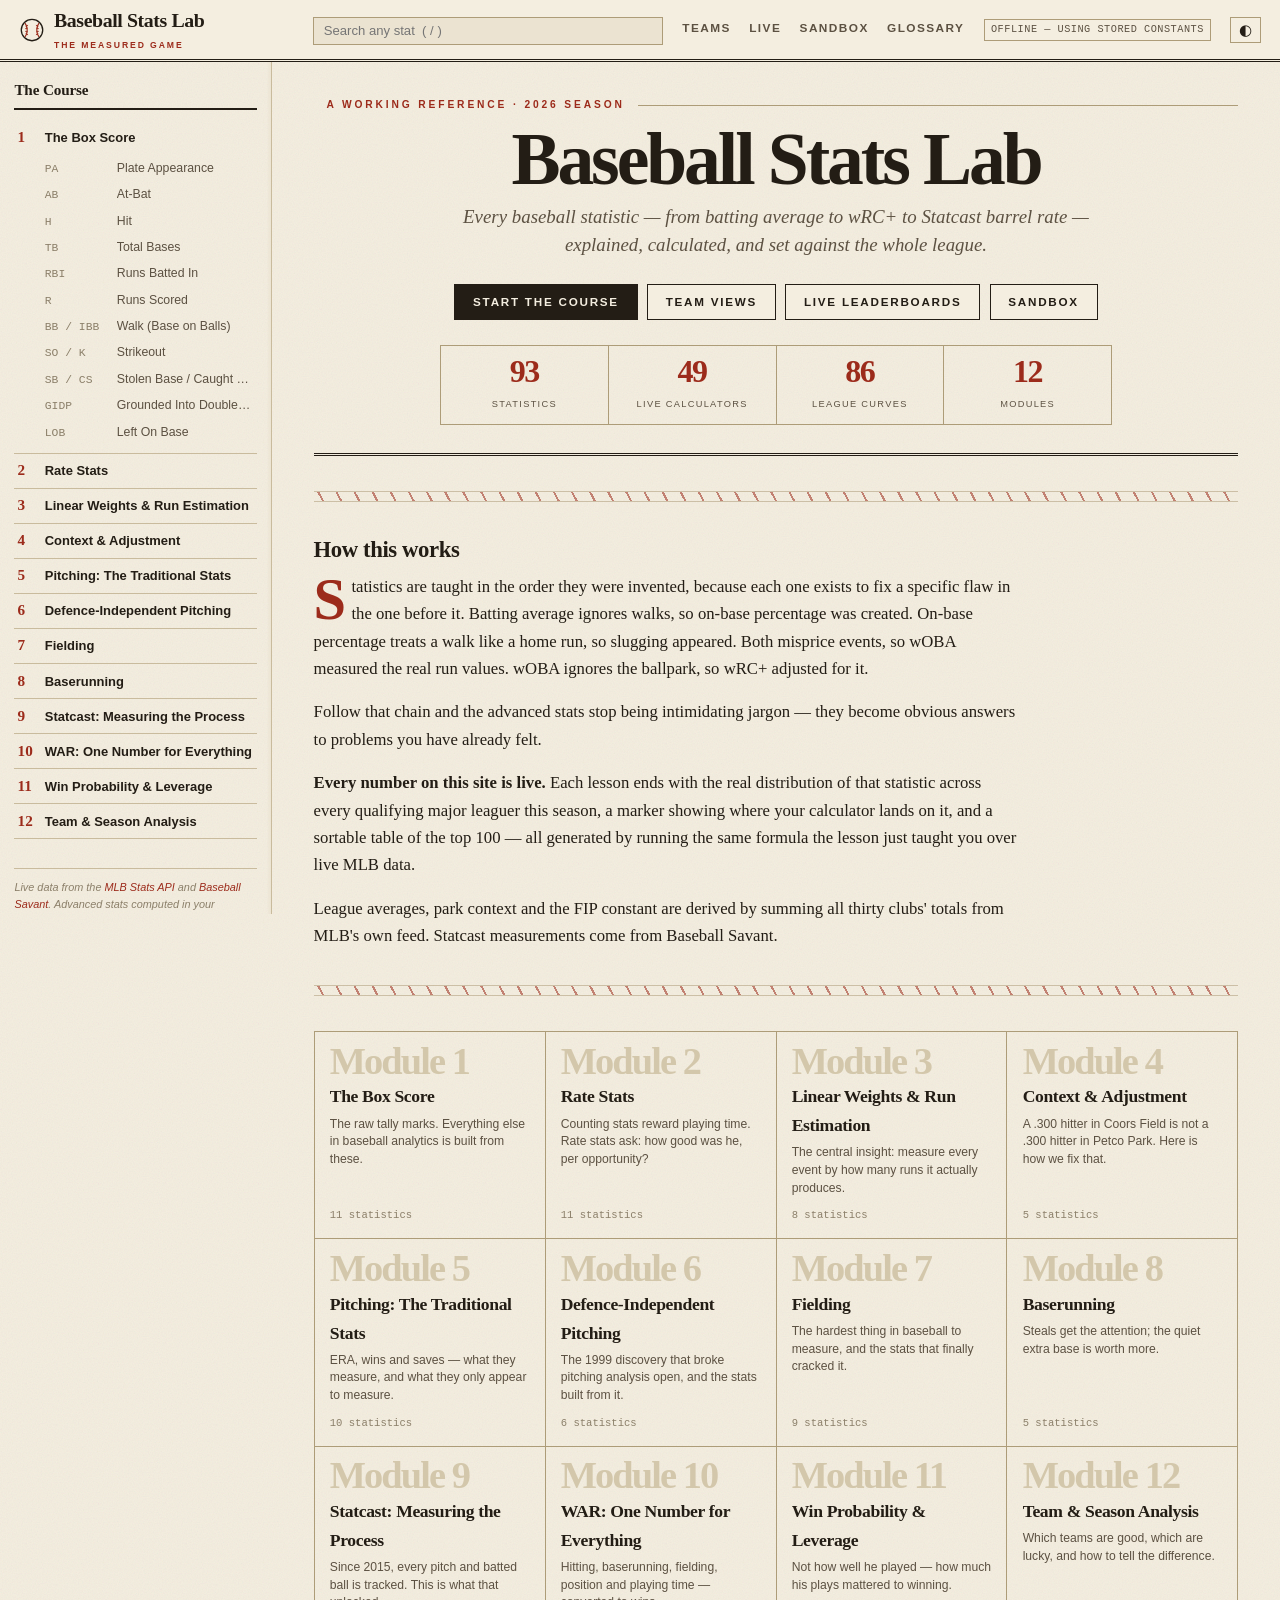
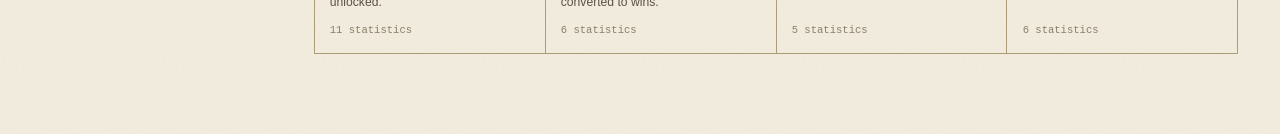
<file: index.html>
<!doctype html>
<html lang="en">
<head>
<meta charset="utf-8">
<meta name="viewport" content="width=device-width, initial-scale=1">
<title>Baseball Stats Lab — every baseball statistic, explained and calculated</title>
<meta name="description" content="An interactive reference covering every baseball statistic, from batting average to wRC+, FIP, WAR and Statcast — with live league distributions, sortable top-100 leaderboards and real MLB data.">
<link rel="stylesheet" href="css/style.css">
<link rel="icon" href="data:image/svg+xml,<svg xmlns='http://www.w3.org/2000/svg' viewBox='0 0 32 32'><circle cx='16' cy='16' r='13' fill='%23f5f2ea' stroke='%231b1a16' stroke-width='2'/><path d='M7 8c4 4 4 12 0 16M25 8c-4 4-4 12 0 16' fill='none' stroke='%238f2418' stroke-width='1.6'/></svg>">
</head>
<body>

<a class="skip" href="#main">Skip to content</a>

<header class="topbar">
  <button id="menu-toggle" class="icon-btn" aria-label="Toggle navigation">≡</button>

  <a class="brand" href="#/">
    <svg width="26" height="26" viewBox="0 0 32 32" aria-hidden="true">
      <circle cx="16" cy="16" r="13.2" fill="none" stroke="currentColor" stroke-width="1.6"/>
      <path d="M7.4 7.4c3.6 4.4 3.6 12.8 0 17.2M24.6 7.4c-3.6 4.4-3.6 12.8 0 17.2"
            fill="none" stroke="var(--red)" stroke-width="1.5"/>
      <g stroke="var(--red)" stroke-width="1.1" stroke-linecap="round">
        <path d="M8.6 11.2l2.1-.9M8.1 14.3l2.3-.5M8.1 17.7l2.3.5M8.6 20.8l2.1.9"/>
        <path d="M23.4 11.2l-2.1-.9M23.9 14.3l-2.3-.5M23.9 17.7l-2.3.5M23.4 20.8l-2.1.9"/>
      </g>
    </svg>
    <span>
      <span class="brand-text">Baseball Stats Lab</span>
      <span class="brand-sub">The Measured Game</span>
    </span>
  </a>

  <div class="search-wrap">
    <input id="search" type="search" placeholder="Search any stat  ( / )" autocomplete="off" aria-label="Search statistics">
    <div id="search-results" class="search-results" hidden></div>
  </div>

  <nav class="topnav">
    <a href="#/team">Teams</a>
    <a href="#/live">Live</a>
    <a href="#/sandbox">Sandbox</a>
    <a href="#/glossary">Glossary</a>
  </nav>

  <span id="season-badge" class="badge">connecting</span>
  <button id="theme-toggle" class="icon-btn" aria-label="Toggle dark mode">◐</button>
</header>

<div class="nav-scrim" aria-hidden="true"></div>

<div class="layout">
  <aside id="sidebar" class="sidebar">
    <p class="sidebar-title">The Course</p>
    <div id="nav-modules"></div>
    <p class="sidebar-foot">
      Live data from the <a href="https://statsapi.mlb.com" target="_blank" rel="noopener">MLB Stats API</a>
      and <a href="https://baseballsavant.mlb.com" target="_blank" rel="noopener">Baseball Savant</a>.
      Advanced stats computed in your browser.
    </p>
  </aside>

  <main id="main" class="main"></main>
</div>

<script type="module" src="js/app.js"></script>
</body>
</html>
</file>
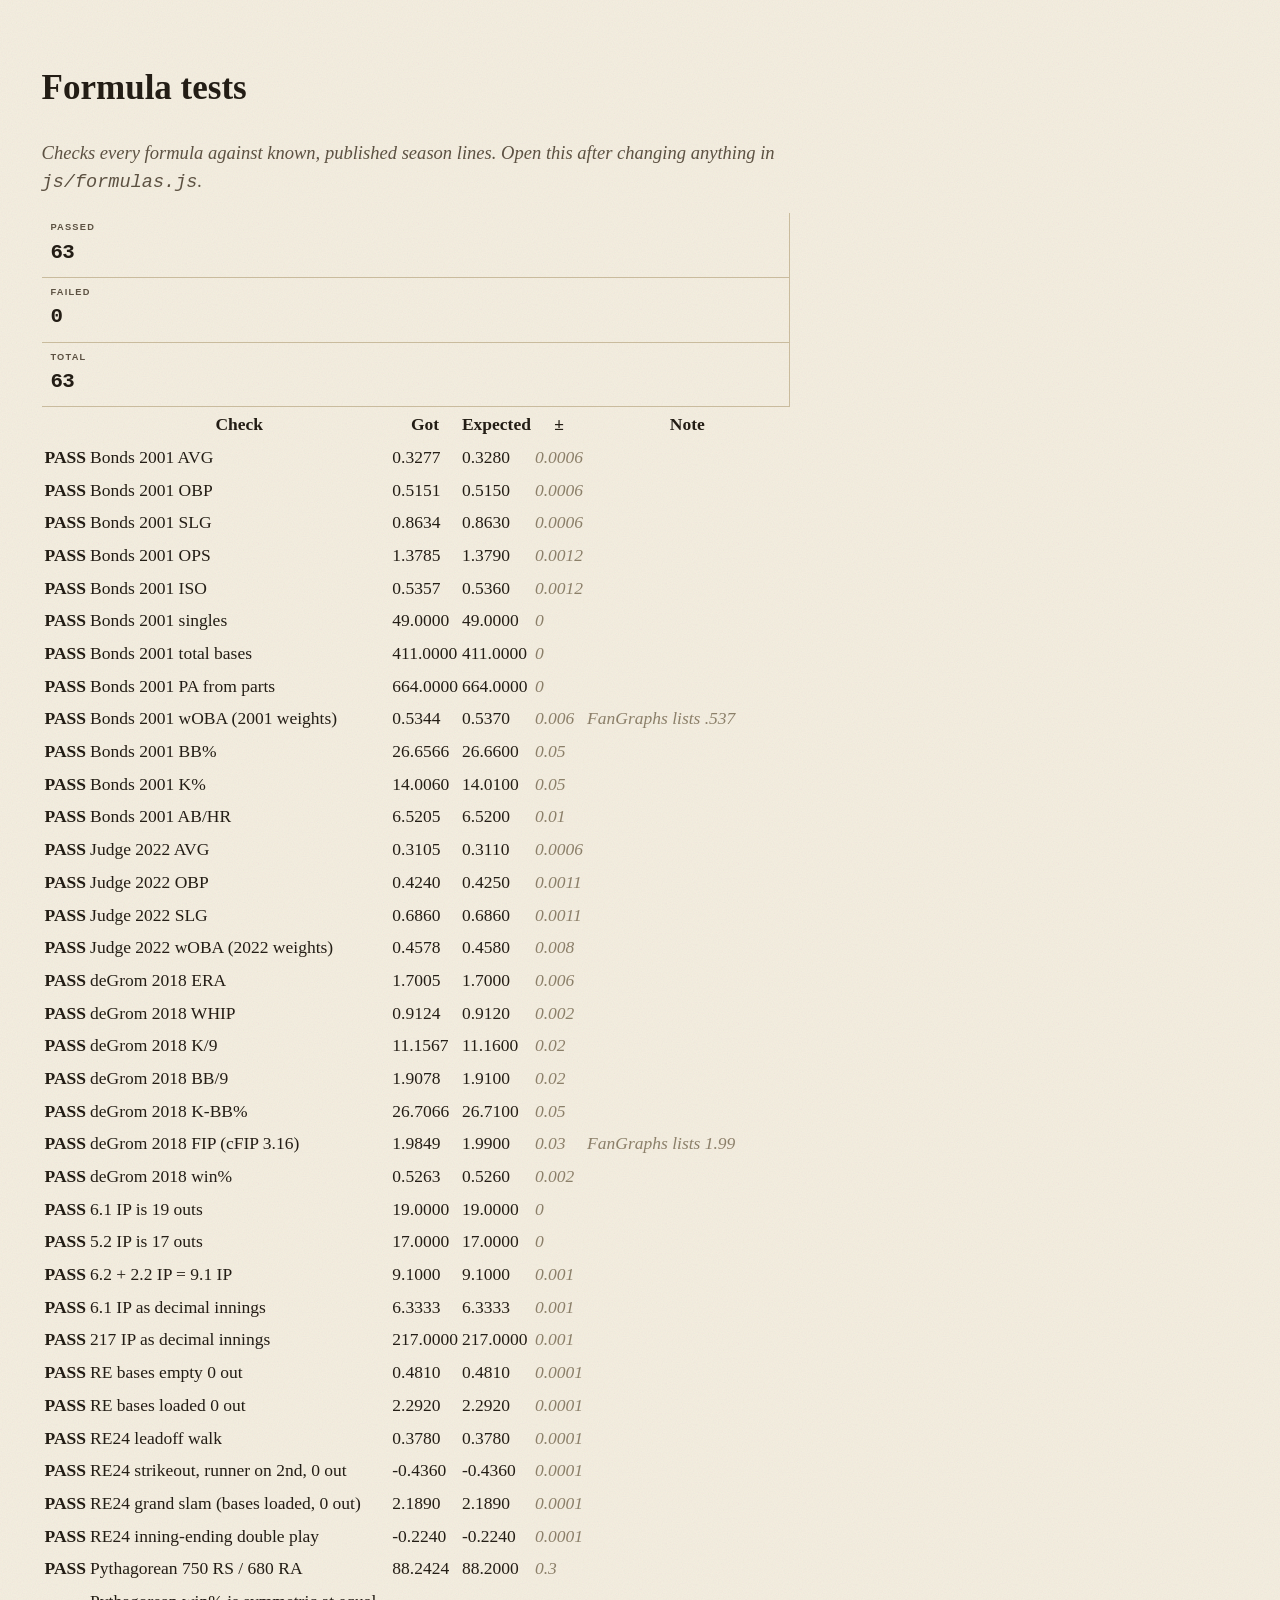
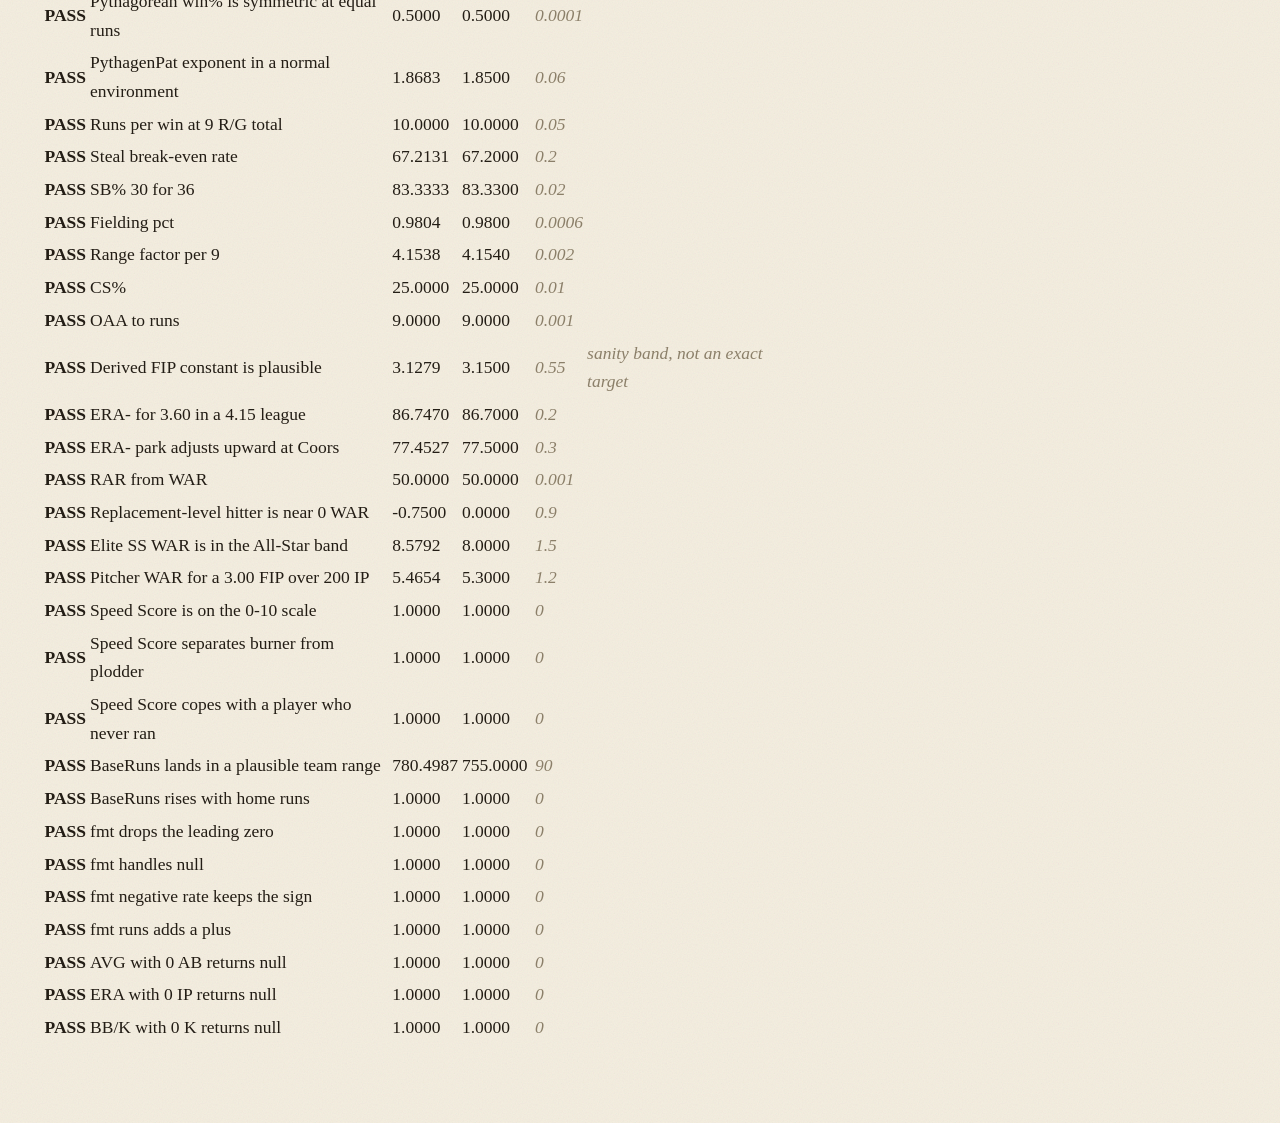
<file: tests.html>
<!doctype html>
<html lang="en">
<head>
<meta charset="utf-8">
<meta name="viewport" content="width=device-width, initial-scale=1">
<title>Baseball Stats Lab — formula tests</title>
<link rel="stylesheet" href="css/style.css">
</head>
<body>
<main class="main" style="max-width:52rem">
  <h1>Formula tests</h1>
  <p class="lede">Checks every formula against known, published season lines. Open this after changing anything in <code>js/formulas.js</code>.</p>
  <div id="summary"></div>
  <div id="results"></div>
</main>

<script type="module">
/*
 * A deliberately tiny test harness. Each case states an expected value and a
 * tolerance, because floating-point maths rarely lands on an exact number.
 *
 * The reference lines are real published seasons, so if a formula drifts the
 * failure is meaningful rather than a self-referential check.
 */
import * as F from './js/formulas.js';
import { fipConstant } from './js/formulas.js';

const results = [];
const near = (a, b, tol) => a != null && Math.abs(a - b) <= tol;

function check(name, actual, expected, tol = 0.001, note = '') {
  results.push({ name, actual, expected, tol, note, pass: near(actual, expected, tol) });
}

/* Barry Bonds, 2001 — the most extreme offensive season on record. */
const bonds = {
  AB: 476, H: 156, doubles: 32, triples: 2, HR: 73, BB: 177, IBB: 35,
  HBP: 9, SF: 2, SH: 0, K: 93, PA: 664, SB: 13, CS: 3,
};

check('Bonds 2001 AVG', F.avg(bonds), 0.328, 0.0006);
check('Bonds 2001 OBP', F.obp(bonds), 0.515, 0.0006);
check('Bonds 2001 SLG', F.slg(bonds), 0.863, 0.0006);
check('Bonds 2001 OPS', F.ops(bonds), 1.379, 0.0012);
check('Bonds 2001 ISO', F.iso(bonds), 0.536, 0.0012);
check('Bonds 2001 singles', F.singles(bonds), 49, 0);
check('Bonds 2001 total bases', F.totalBases(bonds), 411, 0);
check('Bonds 2001 PA from parts', F.plateAppearances(bonds), 664, 0);
check('Bonds 2001 wOBA (2001 weights)', F.woba(bonds, 2001), 0.537, 0.006, 'FanGraphs lists .537');
check('Bonds 2001 BB%', F.bbPct(bonds), 26.66, 0.05);
check('Bonds 2001 K%', F.kPct(bonds), 14.01, 0.05);
check('Bonds 2001 AB/HR', F.abPerHr(bonds), 6.52, 0.01);

/* Aaron Judge, 2022 — 62 home runs. */
const judge = {
  AB: 570, H: 177, doubles: 28, triples: 0, HR: 62, BB: 111, IBB: 19,
  HBP: 5, SF: 5, SH: 0, K: 175, PA: 696,
};
check('Judge 2022 AVG', F.avg(judge), 0.311, 0.0006);
check('Judge 2022 OBP', F.obp(judge), 0.425, 0.0011);
check('Judge 2022 SLG', F.slg(judge), 0.686, 0.0011);
check('Judge 2022 wOBA (2022 weights)', F.woba(judge, 2022), 0.458, 0.008);

/* Jacob deGrom, 2018 — 1.70 ERA, Cy Young with a 10-9 record. */
const degrom = { ER: 41, R: 48, IP: 217, H: 152, BB: 46, HBP: 5, K: 269, HR: 10, BF: 835, W: 10, L: 9 };
check('deGrom 2018 ERA', F.era(degrom), 1.70, 0.006);
check('deGrom 2018 WHIP', F.whip(degrom), 0.912, 0.002);
check('deGrom 2018 K/9', F.kPer9(degrom), 11.16, 0.02);
check('deGrom 2018 BB/9', F.bbPer9(degrom), 1.91, 0.02);
check('deGrom 2018 K-BB%', F.kMinusBbPct(degrom), 26.71, 0.05);
check('deGrom 2018 FIP (cFIP 3.16)', F.fip(degrom, 3.16), 1.99, 0.03, 'FanGraphs lists 1.99');
check('deGrom 2018 win%', F.winPct(degrom), 0.526, 0.002);

/* Innings-pitched notation — the classic source of bugs. */
check('6.1 IP is 19 outs', F.ipToOuts(6.1), 19, 0);
check('5.2 IP is 17 outs', F.ipToOuts(5.2), 17, 0);
check('6.2 + 2.2 IP = 9.1 IP', F.outsToIp(F.ipToOuts(6.2) + F.ipToOuts(2.2)), 9.1, 0.001);
check('6.1 IP as decimal innings', F.ipDecimal(6.1), 6.3333, 0.001);
check('217 IP as decimal innings', F.ipDecimal(217), 217, 0.001);

/* Run expectancy and RE24. */
check('RE bases empty 0 out', F.runExpectancy('___', 0), 0.481, 0.0001);
check('RE bases loaded 0 out', F.runExpectancy('123', 0), 2.292, 0.0001);
check('RE24 leadoff walk', F.re24('___', 0, '1__', 0, 0), 0.378, 0.0001);
check('RE24 strikeout, runner on 2nd, 0 out', F.re24('_2_', 0, '_2_', 1, 0), -0.436, 0.0001);
check('RE24 grand slam (bases loaded, 0 out)', F.re24('123', 0, '___', 0, 4), 2.189, 0.0001);
check('RE24 inning-ending double play', F.re24('1__', 2, '___', 3, 0), -0.224, 0.0001);

/* Pythagorean and team-level. */
check('Pythagorean 750 RS / 680 RA', F.pythagoreanWins({ RS: 750, RA: 680, G: 162 }), 88.2, 0.3);
check('Pythagorean win% is symmetric at equal runs', F.pythagoreanWinPct({ RS: 700, RA: 700 }), 0.5, 0.0001);
check('PythagenPat exponent in a normal environment', F.pythagenpatExponent({ RS: 750, RA: 680, G: 162 }), 1.85, 0.06);
check('Runs per win at 9 R/G total', F.runsPerWin({ RS: 729, RA: 729, G: 162 }), 10.0, 0.05);

/* Baserunning. */
check('Steal break-even rate', F.stealBreakEven(0.2, 0.41) * 100, 67.2, 0.2);
check('SB% 30 for 36', F.sbPct({ SB: 30, CS: 6 }), 83.33, 0.02);

/* Fielding. */
check('Fielding pct', F.fieldingPct({ PO: 180, A: 420, E: 12 }), 0.980, 0.0006);
check('Range factor per 9', F.rangeFactor9({ PO: 180, A: 420, INN: 1300 }), 4.154, 0.002);
check('CS%', F.csPct({ CS: 25, SB: 75 }), 25, 0.01);
check('OAA to runs', F.oaaToRuns({ OAA: 12 }), 9, 0.001);

/* FIP constant derivation — should land near the published ~3.1. */
const lgPitch = { ER: 19500, IP: 43000, HR: 5400, BB: 15500, HBP: 2100, K: 41000 };
check('Derived FIP constant is plausible', fipConstant(lgPitch), 3.15, 0.55, 'sanity band, not an exact target');

/* Scaling and WAR. */
check('ERA- for 3.60 in a 4.15 league', F.eraMinus(3.60, 4.15, 100), 86.7, 0.2);
check('ERA- park adjusts upward at Coors', F.eraMinus(3.60, 4.15, 112), 77.5, 0.3);
check('RAR from WAR', F.rar(5), 50, 0.001);
check('Replacement-level hitter is near 0 WAR',
  F.warBatting({ battingRuns: -20, baserunningRuns: 0, fieldingRuns: 0, position: 'LF', PA: 600 }), 0.0, 0.9);
check('Elite SS WAR is in the All-Star band',
  F.warBatting({ battingRuns: 45, baserunningRuns: 3, fieldingRuns: 8, position: 'SS', PA: 650 }), 8.0, 1.5);
check('Pitcher WAR for a 3.00 FIP over 200 IP',
  F.warPitching({ IP: 200, playerFip: 3.0, lgFip: 4.15, role: 'SP' }), 5.3, 1.2);

/* Speed Score and BaseRuns. */
const burner = { AB: 550, H: 160, doubles: 25, triples: 12, HR: 8, BB: 55, HBP: 4,
                 SF: 3, K: 95, R: 100, SB: 45, CS: 8, GIDP: 3, PA: 615 };
const plodder = { AB: 550, H: 145, doubles: 30, triples: 0, HR: 32, BB: 60, HBP: 6,
                  SF: 5, K: 150, R: 70, SB: 0, CS: 1, GIDP: 22, PA: 625 };
check('Speed Score is on the 0-10 scale', F.speedScore(burner) >= 0 && F.speedScore(burner) <= 10 ? 1 : 0, 1, 0);
check('Speed Score separates burner from plodder', F.speedScore(burner) - F.speedScore(plodder) > 2 ? 1 : 0, 1, 0);
check('Speed Score copes with a player who never ran',
  F.speedScore({ AB: 400, H: 100, doubles: 20, triples: 0, HR: 15, BB: 40, HBP: 2, SF: 3,
                 K: 90, R: 45, SB: 0, CS: 0, GIDP: 12, PA: 445 }) !== null ? 1 : 0, 1, 0);
const teamLine = { AB: 5500, H: 1400, doubles: 280, triples: 25, HR: 190,
                   BB: 500, HBP: 60, SF: 40, K: 1350, PA: 6150 };
check('BaseRuns lands in a plausible team range', F.baseRuns(teamLine), 755, 90);
check('BaseRuns rises with home runs',
  F.baseRuns({ ...teamLine, HR: 260 }) - F.baseRuns(teamLine) > 40 ? 1 : 0, 1, 0);

/* Formatting. */
check('fmt drops the leading zero', F.fmt(0.328, 'rate3') === '.328' ? 1 : 0, 1, 0);
check('fmt handles null', F.fmt(null, 'rate3') === '—' ? 1 : 0, 1, 0);
check('fmt negative rate keeps the sign', F.fmt(-0.05, 'rate3') === '-.050' ? 1 : 0, 1, 0);
check('fmt runs adds a plus', F.fmt(45.2, 'runs') === '+45.2' ? 1 : 0, 1, 0);

/* Division-by-zero safety — these must return null, never NaN or Infinity. */
check('AVG with 0 AB returns null', F.avg({ H: 0, AB: 0 }) === null ? 1 : 0, 1, 0);
check('ERA with 0 IP returns null', F.era({ ER: 0, IP: 0 }) === null ? 1 : 0, 1, 0);
check('BB/K with 0 K returns null', F.bbPerK({ BB: 10, K: 0 }) === null ? 1 : 0, 1, 0);

/* ------------------------------------------------------------------ report */
const passed = results.filter((r) => r.pass).length;
const failed = results.length - passed;

document.getElementById('summary').innerHTML = `
  <div class="calc" style="margin-top:1rem">
    <div class="stat-tiles">
      <div class="tile${failed ? '' : ' accent'}"><span class="tile-label">Passed</span><span class="tile-value">${passed}</span></div>
      <div class="tile"><span class="tile-label">Failed</span><span class="tile-value" style="color:${failed ? 'var(--bad)' : 'inherit'}">${failed}</span></div>
      <div class="tile"><span class="tile-label">Total</span><span class="tile-value">${results.length}</span></div>
    </div>
  </div>`;

document.getElementById('results').innerHTML = `
  <div class="table-scroll"><table class="lw-table">
    <thead><tr><th></th><th>Check</th><th>Got</th><th>Expected</th><th>±</th><th>Note</th></tr></thead>
    <tbody>
      ${results.map((r) => `
        <tr>
          <td style="color:${r.pass ? 'var(--good)' : 'var(--bad)'};font-weight:700">${r.pass ? 'PASS' : 'FAIL'}</td>
          <td>${r.name}</td>
          <td>${r.actual == null ? 'null' : Number(r.actual).toFixed(4)}</td>
          <td>${Number(r.expected).toFixed(4)}</td>
          <td class="muted">${r.tol}</td>
          <td class="muted">${r.note}</td>
        </tr>`).join('')}
    </tbody>
  </table></div>`;

console.log(`TESTS: ${passed} passed, ${failed} failed`);
if (failed) console.warn('FAILURES:', results.filter((r) => !r.pass));
</script>
</body>
</html>
</file>
<file: css/style.css>
/*
 * style.css — Baseball Stats Lab
 *
 * DESIGN INTENT: a 1950s baseball annual. Cream stock with visible grain,
 * two inks (scorecard red and outfield green) over warm black, a proper
 * nameplate, stitch-motif rules, drop caps and pull quotes.
 *
 * The guiding rule is that uniformity reads as machine-made. So: headline
 * sizes jump rather than step, panels vary, numerals are set large and
 * confidently, and there is ornament that serves no purpose but pleasure.
 */

:root {
  /* Cream newsprint, warmed well past neutral grey. */
  --paper:   #f4eee0;
  --paper-2: #ebe3d1;
  --paper-3: #ded4bd;
  --paper-4: #d3c7ab;

  /* Warm near-black — printers' ink is never pure #000. */
  --ink:     #231d15;
  --ink-2:   #5c5142;
  --ink-3:   #8b7f69;

  --rule:    #c9bb9d;
  --rule-2:  #ad9c78;

  /* Two spot colours, as an annual would have been printed. */
  --red:     #9c2b1b;   /* scorecard red / infield dirt */
  --red-2:   #c2543c;
  --green:   #2c5a38;   /* outfield grass */
  --green-2: #47774f;
  --navy:    #1f3a5c;
  --gold:    #9a7518;

  --serif: "Iowan Old Style", "Palatino Linotype", Palatino, Georgia, serif;
  --display: "Iowan Old Style", "Playfair Display", Georgia, "Times New Roman", serif;
  --sans: -apple-system, BlinkMacSystemFont, "Helvetica Neue", Arial, sans-serif;
  --mono: ui-monospace, "SF Mono", Menlo, Consolas, monospace;

  /* Paper grain. A little turbulence, kept faint enough to feel rather
   * than see — it is what stops large flat areas looking like a screen. */
  --grain: url("data:image/svg+xml,%3Csvg xmlns='http://www.w3.org/2000/svg' width='160' height='160'%3E%3Cfilter id='n'%3E%3CfeTurbulence type='fractalNoise' baseFrequency='0.8' numOctaves='4' stitchTiles='stitch'/%3E%3C/filter%3E%3Crect width='160' height='160' filter='url(%23n)' opacity='0.09'/%3E%3C/svg%3E");
}

@media (prefers-color-scheme: dark) {
  :root:not([data-theme="light"]) {
    --paper:   #16171a;
    --paper-2: #1d1f23;
    --paper-3: #26292e;
    --paper-4: #32363c;
    --ink:     #ece5d6;
    --ink-2:   #a89e8c;
    --ink-3:   #7c7361;
    --rule:    #363a40;
    --rule-2:  #4a4f57;
    --red:     #dd7358;
    --red-2:   #e8917a;
    --green:   #63b083;
    --green-2: #7cc297;
    --navy:    #7fa8cf;
    --gold:    #c9a34e;
  }
}

:root[data-theme="dark"] {
  --paper:   #16171a;
  --paper-2: #1d1f23;
  --paper-3: #26292e;
  --paper-4: #32363c;
  --ink:     #ece5d6;
  --ink-2:   #a89e8c;
  --ink-3:   #7c7361;
  --rule:    #363a40;
  --rule-2:  #4a4f57;
  --red:     #dd7358;
  --red-2:   #e8917a;
  --green:   #63b083;
  --green-2: #7cc297;
  --navy:    #7fa8cf;
  --gold:    #c9a34e;
}

* { box-sizing: border-box; }

/*
 * The grain is a BACKGROUND LAYER on the body, blended into the paper colour —
 * not an overlay element.
 *
 * An overlay would need every direct child of body lifted above it with a
 * z-index, and that turns each of them into a stacking context. It silently
 * traps the navigation drawer (z-index 40, inside .layout) beneath the scrim
 * (z-index 39, a sibling of .layout), because the drawer's z-index is then
 * scoped to its parent rather than to the page. background-blend-mode gets the
 * same texture with no stacking consequences at all.
 */
body {
  margin: 0;
  background-color: var(--paper);
  background-image: var(--grain);
  background-blend-mode: multiply;
  color: var(--ink);
  font-family: var(--serif);
  font-size: 17.5px;
  line-height: 1.64;
  -webkit-font-smoothing: antialiased;
}

/* On dark stock the grain has to lighten rather than darken. */
:root[data-theme="dark"] body { background-blend-mode: screen; }
@media (prefers-color-scheme: dark) {
  :root:not([data-theme="light"]) body { background-blend-mode: screen; }
}

a { color: var(--red); text-decoration: none; }
a:hover { text-decoration: underline; text-underline-offset: 3px; text-decoration-thickness: 1px; }

.skip { position: absolute; left: -9999px; }
.skip:focus { left: 0; top: 0; z-index: 100; background: var(--ink); color: var(--paper); padding: .6rem 1rem; }

/* ============================================================== nameplate */

.topbar {
  position: sticky; top: 0; z-index: 50;
  display: flex; align-items: center; gap: 1.2rem;
  padding: .45rem 1.2rem .4rem;
  background: var(--paper);
  border-bottom: 3px double var(--ink);
}

.brand { display: flex; align-items: center; gap: .55rem; color: var(--ink); }
.brand:hover { text-decoration: none; }
.brand svg { display: block; flex-shrink: 0; }
.brand-text {
  font-family: var(--display); font-weight: 700; font-size: 1.24rem;
  letter-spacing: -.02em; line-height: 1;
}
.brand-sub {
  display: block; font-family: var(--sans); font-size: .54rem; font-weight: 700;
  text-transform: uppercase; letter-spacing: .22em; color: var(--red);
  margin-top: .16rem;
}

.search-wrap { position: relative; flex: 1; max-width: 350px; margin-left: auto; }

#search {
  width: 100%; padding: .34rem .6rem;
  border: 1px solid var(--rule-2); border-radius: 0;
  background: var(--paper-2); color: var(--ink);
  font-family: var(--sans); font-size: .82rem;
}
#search:focus { outline: 2px solid var(--red); outline-offset: -1px; background: var(--paper); }

.search-results {
  position: absolute; top: 100%; left: 0; right: 0; z-index: 60;
  background: var(--paper); border: 1px solid var(--ink);
  box-shadow: 3px 3px 0 var(--paper-4);
  max-height: 62vh; overflow-y: auto;
}
.search-results a {
  display: grid; grid-template-columns: 5.2rem 1fr auto; gap: .6rem; align-items: baseline;
  padding: .4rem .6rem; color: var(--ink); border-bottom: 1px solid var(--rule);
  font-family: var(--sans); font-size: .85rem;
}
.search-results a:last-child { border-bottom: 0; }
.search-results a:hover { background: var(--paper-3); text-decoration: none; }
.search-module { font-size: .7rem; color: var(--ink-3); font-style: italic; }

.topnav { display: flex; gap: 1.15rem; font-family: var(--sans); font-size: .74rem; text-transform: uppercase; letter-spacing: .12em; }
.topnav a { color: var(--ink-2); font-weight: 700; padding-bottom: 1px; border-bottom: 2px solid transparent; }
.topnav a:hover { color: var(--red); border-bottom-color: var(--red); text-decoration: none; }

.badge {
  font-family: var(--mono); font-size: .64rem; color: var(--ink-2);
  border: 1px solid var(--rule-2); padding: .12rem .4rem; white-space: nowrap;
  text-transform: uppercase; letter-spacing: .05em;
}

.icon-btn {
  background: var(--paper); border: 1px solid var(--rule-2); border-radius: 0;
  color: var(--ink); cursor: pointer; padding: .2rem .48rem; font-size: .92rem; line-height: 1.25;
  font-family: var(--sans);
}
.icon-btn:hover { background: var(--ink); color: var(--paper); border-color: var(--ink); }
#menu-toggle { display: none; }

/* ================================================================= layout */

.layout { display: grid; grid-template-columns: 272px minmax(0, 1fr); }

.sidebar {
  position: sticky; top: 3rem;
  height: calc(100vh - 3rem); overflow-y: auto;
  padding: 1rem .9rem 3rem;
  border-right: 1px solid var(--rule);
  font-family: var(--sans);
  background: linear-gradient(to right, transparent, transparent calc(100% - 4px), var(--paper-2));
}
.sidebar-title {
  font-family: var(--display); font-size: .95rem; font-weight: 700;
  color: var(--ink); margin: 0 0 .7rem; letter-spacing: -.01em;
  border-bottom: 2px solid var(--ink); padding-bottom: .3rem;
}
.sidebar-foot {
  font-size: .68rem; color: var(--ink-3); margin-top: 1.8rem;
  border-top: 1px solid var(--rule); padding-top: .6rem; font-style: italic;
}

.nav-module { border-bottom: 1px solid var(--rule); }
.nav-module > summary {
  cursor: pointer; padding: .4rem .2rem;
  font-weight: 700; font-size: .81rem; display: flex; align-items: baseline; gap: .5rem;
  list-style: none;
}
.nav-module > summary::-webkit-details-marker { display: none; }
.nav-module > summary:hover { color: var(--red); }
.nav-num {
  font-family: var(--display); font-size: .95rem; font-weight: 700;
  color: var(--red); min-width: 1.2rem; line-height: 1;
}
.nav-module ul { list-style: none; margin: 0 0 .5rem; padding: 0 0 0 1.7rem; }
.nav-module li a {
  display: grid; grid-template-columns: 4.1rem 1fr; gap: .4rem;
  padding: .18rem .2rem; color: var(--ink-2); font-size: .77rem; align-items: baseline;
}
.nav-module li a:hover { color: var(--ink); text-decoration: none; }
.nav-module li a.active { color: var(--red); font-weight: 700; }
.nav-module li a.active .nav-abbr { color: var(--red); }
.nav-abbr { font-family: var(--mono); font-size: .71rem; color: var(--ink-3); }
.nav-name { overflow: hidden; text-overflow: ellipsis; white-space: nowrap; }

.main { padding: 2.2rem 2.6rem 5rem; max-width: 64rem; }

/* ============================================================= ornament */

/* Baseball stitching: two rules with slanted red dashes between them. */
.stitch {
  height: 11px; margin: 2.2rem 0;
  border-top: 1px solid var(--rule-2); border-bottom: 1px solid var(--rule-2);
  background: repeating-linear-gradient(62deg,
    transparent 0 7px, var(--red) 7px 9px, transparent 9px 16px);
  opacity: .55;
}
.stitch-tight { margin: 1.2rem 0; }

/* ================================================================= lesson */

.lesson-head { margin-bottom: 1.7rem; }
.crumb {
  font-family: var(--sans); font-size: .64rem; text-transform: uppercase;
  letter-spacing: .2em; color: var(--red); font-weight: 700; margin: 0 0 .55rem;
  display: flex; align-items: center; gap: .6rem;
}
.crumb::after { content: ''; flex: 1; height: 1px; background: var(--rule-2); }

.lesson-head h1 {
  font-family: var(--display);
  font-size: clamp(2.1rem, 4.6vw, 3rem); line-height: 1.04; margin: 0 0 .55rem;
  letter-spacing: -.028em; font-weight: 700;
  display: flex; align-items: baseline; gap: .65rem; flex-wrap: wrap;
}
.lesson-head h1 .abbr {
  font-family: var(--mono); font-size: .38em; font-weight: 700;
  color: var(--paper); background: var(--red);
  padding: .2em .45em; letter-spacing: -.02em; align-self: center;
}
.lede {
  font-size: 1.16rem; color: var(--ink-2); margin: 0 0 1rem;
  font-style: italic; max-width: 46rem; line-height: 1.5;
}

.formula {
  background: var(--paper-2); border-top: 2px solid var(--ink); border-bottom: 1px solid var(--rule-2);
  padding: .7rem .9rem; overflow-x: auto;
}
.formula code { font-family: var(--mono); font-size: .85rem; white-space: pre-wrap; color: var(--ink); }

.prose { font-size: 1.045rem; max-width: 44rem; }
.prose h2 {
  font-family: var(--display); font-size: 1.42rem; margin: 2rem 0 .6rem;
  letter-spacing: -.018em; line-height: 1.15;
}
.prose p { margin: 0 0 1rem; }

/* Drop cap on the opening paragraph — the single most "printed" gesture. */
.prose > p:first-of-type::first-letter {
  float: left; font-family: var(--display); font-size: 3.5em; line-height: .82;
  font-weight: 700; color: var(--red);
  margin: .06em .09em -.02em 0;
}

.prose ul, .prose ol { margin: 0 0 1rem; padding-left: 1.4rem; }
.prose li { margin-bottom: .42rem; }
.prose li::marker { color: var(--red); }
.prose code { font-family: var(--mono); font-size: .85em; background: var(--paper-2); padding: .06em .28em; }

/* Pull quote — the key idea, set large in the margin flow. */
.callout {
  font-family: var(--display); font-size: 1.3rem; line-height: 1.34;
  color: var(--ink); font-style: italic;
  border-top: 2px solid var(--red); border-bottom: 2px solid var(--red);
  padding: .9rem 0; margin: 1.6rem 0; max-width: 40rem;
}
.callout strong { font-style: normal; }

.gotcha, .note {
  border-left: 4px solid var(--gold); background: var(--paper-2);
  padding: .8rem 1rem; margin: 1.6rem 0; max-width: 44rem;
}
.gotcha h3 {
  margin: 0 0 .3rem; font-family: var(--sans); font-size: .64rem;
  text-transform: uppercase; letter-spacing: .18em; color: var(--gold); font-weight: 700;
}
.gotcha p, .note p { margin: 0; font-size: .95rem; }

/* ================================================================= panels */

.panel {
  border: 1px solid var(--rule-2); margin: 2.2rem 0; background: var(--paper);
  box-shadow: 3px 3px 0 var(--paper-3);
}
.panel-head {
  display: flex; align-items: baseline; justify-content: space-between; gap: 1rem;
  padding: .5rem .9rem; background: var(--ink); color: var(--paper); flex-wrap: wrap;
}
.panel-head h2 {
  margin: 0; font-family: var(--sans); font-size: .72rem; font-weight: 700;
  text-transform: uppercase; letter-spacing: .17em; color: var(--paper);
}
.panel-meta { font-family: var(--mono); font-size: .66rem; color: var(--paper); opacity: .68; }
.panel-note {
  font-family: var(--sans); font-size: .79rem; color: var(--ink-2);
  margin: 0; padding: .55rem .9rem; border-bottom: 1px solid var(--rule);
  background: var(--paper-2);
}
.readout {
  font-family: var(--serif); font-size: .92rem; margin: 0; font-style: italic;
  padding: .6rem .9rem; background: var(--paper-2); border-top: 1px solid var(--rule);
}
.loading, .error, .chart-empty {
  font-family: var(--sans); font-size: .84rem; color: var(--ink-2); padding: 1rem .9rem; margin: 0;
}
.error { color: var(--red); }
.loading::after { content: ' ●●●'; letter-spacing: .1em; animation: pulse 1.2s ease-in-out infinite; }
@keyframes pulse { 0%,100% { opacity: .25 } 50% { opacity: .8 } }

/* ============================================================ calculator */

.calc-grid {
  display: grid; grid-template-columns: repeat(auto-fit, minmax(128px, 1fr));
  gap: 0; border-bottom: 1px solid var(--rule);
}
.calc-field {
  display: flex; flex-direction: column; gap: .18rem;
  padding: .5rem .7rem; border-right: 1px solid var(--rule); border-bottom: 1px solid var(--rule);
}
.calc-field span {
  font-family: var(--sans); font-size: .64rem; color: var(--ink-2);
  text-transform: uppercase; letter-spacing: .09em; font-weight: 700;
}
.calc-field input, .calc-field select {
  padding: .22rem .32rem; border: 1px solid var(--rule-2); border-radius: 0;
  background: var(--paper); color: var(--ink);
  font-family: var(--mono); font-size: .95rem; font-weight: 700; width: 100%;
}
.calc-field input:focus, .calc-field select:focus { outline: 2px solid var(--red); outline-offset: -1px; }

.calc-out {
  display: flex; align-items: center; justify-content: space-between;
  gap: 1rem; padding: .75rem .9rem; flex-wrap: wrap;
  background: var(--paper-2);
}
.calc-out-main { display: flex; align-items: baseline; gap: .85rem; }
.calc-out-label {
  font-family: var(--sans); font-size: .66rem; color: var(--ink-2);
  text-transform: uppercase; letter-spacing: .16em; font-weight: 700;
}
.calc-out-value {
  font-family: var(--mono); font-size: 2.9rem; font-weight: 700;
  color: var(--red); line-height: .95; letter-spacing: -.045em;
}
.calc-grade {
  font-family: var(--sans); font-size: .66rem; font-weight: 700;
  text-transform: uppercase; letter-spacing: .13em;
  padding: .24rem .6rem; border: 1.5px solid currentColor; color: var(--ink-2);
}
.g-excellent, .g-elite, .g-mvp-level, .g-historic-season, .g-elite-arm, .g-elite-power,
.g-elite-discipline, .g-elite-contact, .g-elite-defence { color: var(--green); }
.g-above-average, .g-great, .g-all-star, .g-good, .g-worth-doing { color: var(--navy); }
.g-average, .g-league-average, .g-regular, .g-league-normal, .g-break-even, .g-medium { color: var(--ink-2); }
.g-below-average, .g-poor, .g-replacement-level, .g-replacement, .g-weak, .g-slow,
.g-unlucky, .g-actively-harmful, .g-slap-hitter, .g-little-power, .g-very-high { color: var(--red); }

.bench-table { width: 100%; border-collapse: collapse; font-family: var(--sans); }
.bench-table td {
  border-top: 1px solid var(--rule); border-right: 1px solid var(--rule);
  padding: .42rem .6rem; text-align: center; width: 25%;
}
.bench-table td:last-child { border-right: 0; }
.bench-val { display: block; font-family: var(--mono); font-weight: 700; font-size: 1.02rem; }
.bench-label { display: block; font-size: .62rem; color: var(--ink-2); text-transform: uppercase; letter-spacing: .1em; }

/* ================================================================= tables */

.table-scroll { overflow-x: auto; }

.data-table { width: 100%; border-collapse: collapse; font-family: var(--sans); font-size: .81rem; }
.data-table th, .data-table td { padding: .28rem .55rem; text-align: left; border-bottom: 1px solid var(--rule); }
.data-table thead th {
  font-size: .62rem; text-transform: uppercase; letter-spacing: .13em;
  color: var(--paper); font-weight: 700; background: var(--ink-2);
  white-space: nowrap; position: sticky; top: 0; border-bottom: 0;
}
.data-table tbody th { font-weight: 700; }
.data-table td { font-family: var(--mono); font-variant-numeric: tabular-nums; }
.data-table tbody tr:nth-child(even) { background: var(--paper-2); }
.data-table tbody tr:hover { background: var(--paper-3); }
.data-table .num { text-align: right; }
.data-table .hl { background: color-mix(in srgb, var(--red) 16%, transparent); font-weight: 700; }
.unit { font-family: var(--sans); font-size: .68rem; color: var(--ink-3); }
.pos { color: var(--green); }
.neg { color: var(--red); }
.muted { color: var(--ink-3); font-style: italic; }

.calc-col { background: color-mix(in srgb, var(--red) 9%, transparent); }
thead .calc-col { background: var(--red); }

.glossary td:first-child { font-family: var(--mono); font-weight: 700; }

.ladder { border-top: 1px solid var(--rule); }
.ladder thead th, .ladder td { text-align: center; }
.ladder tbody th {
  font-family: var(--sans); font-size: .66rem; text-transform: uppercase;
  letter-spacing: .1em; color: var(--ink-2);
}

/* ================================================================== tiers */
/*
 * One colour language across the whole site: the same six bands appear on the
 * histogram, in the leaderboard, on the player card and in the team grid.
 */
:root {
  --t-elite:   #10492a;
  --t-great:   #3f7d4f;
  --t-above:   #8aad69;
  --t-average: #9a9184;
  --t-below:   #c37c31;
  --t-poor:    #a3290f;
}
@media (prefers-color-scheme: dark) {
  :root:not([data-theme="light"]) {
    --t-elite: #3ddc84; --t-great: #7ac795; --t-above: #b2ca8a;
    --t-average: #a29a89; --t-below: #e0a05a; --t-poor: #f0705a;
  }
}
:root[data-theme="dark"] {
  --t-elite: #3ddc84; --t-great: #7ac795; --t-above: #b2ca8a;
  --t-average: #a29a89; --t-below: #e0a05a; --t-poor: #f0705a;
}

.t-elite   { --tier: var(--t-elite); }
.t-great   { --tier: var(--t-great); }
.t-above   { --tier: var(--t-above); }
.t-average { --tier: var(--t-average); }
.t-below   { --tier: var(--t-below); }
.t-poor    { --tier: var(--t-poor); }
.t-none    { --tier: var(--ink-3); }

.tier-badge {
  display: inline-block; font-family: var(--sans); font-size: .6rem; font-weight: 700;
  text-transform: uppercase; letter-spacing: .11em; white-space: nowrap;
  padding: .14rem .42rem; color: var(--paper); background: var(--tier, var(--ink-3));
}

.tier-legend { display: flex; flex-wrap: wrap; gap: 0; border-left: 1px solid var(--rule); }
.tier-chip {
  flex: 1 1 6.5rem; display: flex; flex-direction: column; gap: .05rem;
  padding: .38rem .55rem;
  border-right: 1px solid var(--rule); border-bottom: 1px solid var(--rule);
  border-top: 4px solid var(--tier, var(--ink-3));
}
.tier-chip-label {
  font-family: var(--sans); font-size: .6rem; font-weight: 700;
  text-transform: uppercase; letter-spacing: .11em; color: var(--tier, var(--ink-2));
}
.tier-chip-range { font-family: var(--mono); font-size: .78rem; color: var(--ink-2); font-weight: 700; }

.tier-band { fill: var(--tier, var(--ink-3)); opacity: .13; }
.tier-band-label {
  font-family: var(--sans); font-size: 10px; fill: var(--ink-3);
  text-transform: uppercase; letter-spacing: .1em;
}
.tier-edge { stroke: var(--rule-2); stroke-width: 1; opacity: .45; }

/* ---------------------------------------------------------- leaderboard */

.lb-tools {
  display: flex; gap: .5rem; flex-wrap: wrap; align-items: center;
  padding: .5rem .9rem; background: var(--paper-2); border-bottom: 1px solid var(--rule);
}
.lb-filter, .lb-team, .lb-tier {
  border: 1px solid var(--rule-2); background: var(--paper); color: var(--ink);
  font-family: var(--sans); font-size: .79rem; padding: .22rem .42rem; border-radius: 0;
}
.lb-filter { width: 11rem; }
.lb-team, .lb-tier { max-width: 15rem; }
.lb-filter:focus, .lb-team:focus, .lb-tier:focus { outline: 2px solid var(--red); outline-offset: -1px; }
.lb-count { font-family: var(--mono); font-size: .66rem; color: var(--paper); opacity: .72; }

.lb-table th.sortable { cursor: pointer; user-select: none; }
.lb-table th.sortable:hover { background: var(--ink); }
.lb-table th.sorted { background: var(--red); }
.sort-arrow { font-size: .58rem; margin-left: .25rem; }
.col-rank { width: 2.6rem; color: var(--ink-3); text-align: right; }
.col-name { font-family: var(--sans) !important; font-weight: 700; white-space: nowrap; }
.col-team { font-family: var(--sans) !important; color: var(--ink-2); font-size: .75rem; white-space: nowrap; }
.col-value { white-space: nowrap; }
.value-num { display: inline-block; min-width: 3.4rem; font-weight: 700; font-size: .92rem; }
.col-pct { text-align: right; width: 3rem; color: var(--ink-2); }
.col-tier { width: 7rem; }
.col-chart { width: 32%; }

.leaderboard .table-scroll { max-height: 620px; overflow-y: auto; }

.lb-table tr.clickable { cursor: pointer; }
.lb-table tr.clickable:hover { background: color-mix(in srgb, var(--red) 12%, transparent); }
.lb-table tr.clickable:focus { outline: 2px solid var(--red); outline-offset: -2px; }

.databar {
  display: inline-block; vertical-align: middle; width: 60px; height: 8px;
  background: var(--paper-3); margin-left: .4rem;
}
.databar-fill { display: block; height: 100%; background: var(--red); }
.databar-fill.neg { background: var(--navy); }

.divbar { display: block; position: relative; width: 100%; height: 9px; background: var(--paper-3); }
.divbar::after { content: ''; position: absolute; left: 50%; top: -2px; bottom: -2px; width: 1px; background: var(--ink-3); }
.divbar-fill { position: absolute; top: 0; bottom: 0; background: var(--red); }
.divbar-fill.under { background: var(--green); }

/* ------------------------------------------------------- player picker */

.picker {
  display: flex; align-items: center; gap: .6rem; flex-wrap: wrap;
  padding: .55rem .9rem; background: var(--paper-3); border-bottom: 1px solid var(--rule);
}
.picker-search { position: relative; flex: 1; min-width: 15rem; max-width: 26rem; }
.picker-search input {
  width: 100%; border: 1px solid var(--ink-2); background: var(--paper); color: var(--ink);
  font-family: var(--sans); font-size: .86rem; padding: .3rem .5rem; border-radius: 0;
}
.picker-search input:focus { outline: 2px solid var(--red); outline-offset: -1px; }
.picker-results {
  position: absolute; top: 100%; left: 0; right: 0; z-index: 30;
  background: var(--paper); border: 1px solid var(--ink);
  box-shadow: 3px 3px 0 var(--paper-4);
  max-height: 17rem; overflow-y: auto;
}
.picker-results button {
  display: grid; grid-template-columns: 1fr auto auto auto; gap: .5rem; align-items: baseline;
  width: 100%; text-align: left; background: none; border: 0;
  border-bottom: 1px solid var(--rule); padding: .32rem .6rem; cursor: pointer;
  font-family: var(--sans); font-size: .83rem; color: var(--ink);
}
.picker-results button:last-child { border-bottom: 0; }
.picker-results button:hover { background: var(--paper-3); }
.pr-name { font-weight: 700; }
.pr-team { font-size: .71rem; color: var(--ink-3); }
.pr-val { font-family: var(--mono); font-weight: 700; }
.pr-unq { font-size: .6rem; color: var(--gold); text-transform: uppercase; letter-spacing: .09em; }
.picker-empty { padding: .5rem .6rem; margin: 0; font-family: var(--sans); font-size: .82rem; color: var(--ink-2); }
.picker .btn-secondary { font-size: .66rem; padding: .24rem .55rem; }

/* ------------------------------------------------------------ player card */

.picker-card {
  padding: .8rem .9rem; border-bottom: 1px solid var(--rule);
  background: var(--paper); border-left: 4px solid var(--red);
}
.pc-head { display: flex; align-items: center; gap: 1rem; flex-wrap: wrap; }
.pc-name { font-family: var(--display); font-size: 1.5rem; font-weight: 700; letter-spacing: -.022em; }
.pc-meta { font-family: var(--sans); font-size: .73rem; color: var(--ink-2); margin-left: .5rem; text-transform: uppercase; letter-spacing: .07em; }
.pc-value { margin-left: auto; display: flex; align-items: baseline; gap: .4rem; }
.pc-num { font-family: var(--mono); font-size: 2rem; font-weight: 700; color: var(--red); letter-spacing: -.035em; }
.pc-stat { font-family: var(--sans); font-size: .62rem; text-transform: uppercase; letter-spacing: .14em; color: var(--ink-2); }
.pc-rank, .pc-warn, .pc-hint { font-family: var(--sans); font-size: .77rem; color: var(--ink-2); margin: .35rem 0 0; }
.pc-warn { color: var(--gold); }
.pc-hint { font-family: var(--serif); font-style: italic; font-size: .9rem; }
.pc-line { display: flex; flex-wrap: wrap; gap: 0; margin-top: .55rem; border-left: 1px solid var(--rule); border-top: 1px solid var(--rule); }
.pc-line span {
  flex: 1 1 4.5rem; padding: .28rem .5rem; font-family: var(--mono); font-size: .92rem; font-weight: 700;
  border-right: 1px solid var(--rule); border-bottom: 1px solid var(--rule);
}
.pc-line em {
  display: block; font-family: var(--sans); font-size: .57rem; font-style: normal;
  font-weight: 700; text-transform: uppercase; letter-spacing: .12em; color: var(--ink-3);
}

/* ================================================================= charts */

.chart { margin: 0; padding: .9rem .9rem 0; }
.chart svg { width: 100%; height: auto; display: block; }
.chart figcaption {
  font-family: var(--serif); font-size: .88rem; color: var(--ink-2); font-style: italic;
  padding: .5rem 0 .8rem; border-top: 1px solid var(--rule); margin-top: .5rem;
}

.hist-bar { fill: var(--ink-2); opacity: .5; }
.hist-bar:hover { opacity: .95; fill: var(--red); }
.hist-curve { fill: none; stroke: var(--ink); stroke-width: 2; opacity: .85; }
.hist-axis { stroke: var(--ink); stroke-width: 1.2; }
.hist-guide { stroke: var(--ink); stroke-width: 1; stroke-dasharray: 3 3; opacity: .45; }
.hist-guide-label, .hist-tick {
  font-family: var(--sans); font-size: 9.5px; fill: var(--ink-3);
  text-transform: uppercase; letter-spacing: .09em;
}
.hist-tick { font-family: var(--mono); font-size: 10px; text-transform: none; letter-spacing: 0; }
.hist-you { stroke: var(--red); stroke-width: 2.5; }
.hist-you-tip { fill: var(--red); }
.hist-you-label { font-family: var(--mono); font-size: 11.5px; fill: var(--red); font-weight: 700; }
.axis-label { font-family: var(--sans); font-size: 10px; fill: var(--ink-2); text-transform: uppercase; letter-spacing: .13em; }

.scatter-dot { fill: var(--ink-2); opacity: .42; }
.scatter-dot:hover { fill: var(--red); opacity: 1; }
.scatter-trend { stroke: var(--red); stroke-width: 2; stroke-dasharray: 6 3; }

.pctbar { display: flex; align-items: center; gap: .7rem; padding: .2rem .9rem .8rem; }
.pctbar svg { flex: 1; height: 26px; }
.pctbar-track { fill: var(--paper-3); }
.pctbar-fill { fill: var(--red); opacity: .32; }
.pctbar-mid { stroke: var(--ink-3); stroke-width: 1; }
.pctbar-dot { fill: var(--red); }
.pctbar-value { font-family: var(--mono); font-size: .82rem; font-weight: 700; color: var(--red); white-space: nowrap; }
.pctbar-value sup { font-size: .6em; }

/* ---------------------------------------------------------- other widgets */

.re-table .re-state { white-space: nowrap; font-family: var(--sans); font-size: .77rem; }
.re-cell { cursor: pointer; text-align: center; font-weight: 700; }
.re-cell:hover, .re-cell:focus { outline: 2px solid var(--red); outline-offset: -2px; }
.re-cell[data-heat="1"] { background: color-mix(in srgb, var(--red) 5%, transparent); }
.re-cell[data-heat="2"] { background: color-mix(in srgb, var(--red) 13%, transparent); }
.re-cell[data-heat="3"] { background: color-mix(in srgb, var(--red) 23%, transparent); }
.re-cell[data-heat="4"] { background: color-mix(in srgb, var(--red) 35%, transparent); }
.re-cell[data-heat="5"] { background: color-mix(in srgb, var(--red) 50%, transparent); }

.lw-bars { padding: .7rem .9rem; }
.lw-row {
  display: grid; grid-template-columns: 9.5rem 1fr 3.4rem 5.4rem;
  gap: .7rem; align-items: center; font-family: var(--sans); font-size: .8rem;
  padding: .18rem 0; border-bottom: 1px solid var(--rule);
}
.lw-row:last-child { border-bottom: 0; }
.lw-name { color: var(--ink-2); }
.lw-track { display: block; background: var(--paper-3); height: 13px; }
.lw-bar { display: block; height: 100%; background: var(--red); }
.lw-bar.neg { background: var(--navy); }
.lw-val { font-family: var(--mono); font-weight: 700; text-align: right; }
.lw-woba { font-family: var(--mono); font-size: .7rem; color: var(--ink-3); }

/* ================================================================ sandbox */

.sandbox { display: grid; grid-template-columns: minmax(0, 1fr) minmax(0, 1.15fr); border-top: 1px solid var(--rule); }
.sandbox-controls { border-right: 1px solid var(--rule); padding: .8rem .9rem; }
.sandbox-out { padding: .8rem .9rem; }
.sandbox-controls h2, .sandbox-out h2 {
  margin: 0 0 .7rem; font-family: var(--display); font-size: 1.05rem; font-weight: 700;
  border-bottom: 2px solid var(--ink); padding-bottom: .25rem;
}
.slider-row { display: grid; grid-template-columns: 7.6rem 1fr 2.6rem; gap: .5rem; align-items: center; padding: .12rem 0; }
.slider-row label { font-family: var(--sans); font-size: .73rem; color: var(--ink-2); }
.slider-row input[type=range] { width: 100%; accent-color: var(--red); }
.slider-row output { font-family: var(--mono); font-size: .82rem; text-align: right; font-weight: 700; }

.sandbox-load {
  display: flex; gap: .6rem; align-items: center; flex-wrap: wrap;
  padding: .6rem .9rem; border-bottom: 1px solid var(--rule); background: var(--paper-2);
}
.sandbox-load label { font-family: var(--sans); font-size: .7rem; font-weight: 700; text-transform: uppercase; letter-spacing: .1em; }
.sandbox-load select { flex: 1; min-width: 11rem; }
.sandbox-load select, .team-bar select {
  border: 1px solid var(--rule-2); background: var(--paper); color: var(--ink);
  font-family: var(--sans); font-size: .84rem; padding: .26rem .5rem; border-radius: 0;
}

.tiles { display: grid; grid-template-columns: repeat(auto-fit, minmax(96px, 1fr)); border-top: 1px solid var(--rule); border-left: 1px solid var(--rule); }
.tile { border-right: 1px solid var(--rule); border-bottom: 1px solid var(--rule); padding: .45rem .55rem; display: flex; flex-direction: column; }
.tile.hl-tile { background: color-mix(in srgb, var(--red) 12%, transparent); }
.tile-label { font-family: var(--sans); font-size: .58rem; color: var(--ink-2); text-transform: uppercase; letter-spacing: .13em; font-weight: 700; }
.tile-value { font-family: var(--mono); font-size: 1.3rem; font-weight: 700; letter-spacing: -.03em; }
.tile-grade { font-family: var(--sans); font-size: .57rem; color: var(--ink-3); text-transform: uppercase; letter-spacing: .09em; }

/* ============================================================== team view */

.team-bar {
  display: flex; align-items: center; gap: .7rem; flex-wrap: wrap;
  padding: .6rem .9rem; border: 1px solid var(--rule-2); background: var(--paper-2);
  margin-bottom: 1.2rem; box-shadow: 3px 3px 0 var(--paper-3);
}
.team-bar label { font-family: var(--sans); font-size: .66rem; font-weight: 700; text-transform: uppercase; letter-spacing: .14em; color: var(--ink-2); }
.team-bar select { min-width: 15rem; font-size: .9rem; }
.team-bar select:focus { outline: 2px solid var(--red); outline-offset: -1px; }
.team-meta { font-family: var(--mono); font-size: .7rem; color: var(--ink-2); margin-left: auto; }

.team-grid { font-size: .77rem; }
.team-grid th, .team-grid td { padding: .2rem .4rem; }
.team-grid thead th { text-align: right; }
.team-grid thead th.col-name, .team-grid thead th.col-team { text-align: left; }
.team-grid td { text-align: right; }
.team-grid td.col-name, .team-grid td.col-team { text-align: left; }

/*
 * The player name column is pinned while the stats scroll under it. Scrolling
 * a fifteen-column grid is useless if the name scrolls away too — you lose
 * track of whose row you are reading.
 *
 * Sticky cells are transparent by default, so each one needs a background that
 * matches its row, applied per row-stripe rather than inherited.
 */
.team-grid th.col-name, .team-grid td.col-name {
  position: sticky; left: 0; z-index: 2;
  box-shadow: 1px 0 0 var(--rule-2);
  max-width: 9.5rem; overflow: hidden; text-overflow: ellipsis;
}
.team-grid thead th.col-name { z-index: 3; background: var(--ink-2); }
.team-grid tbody tr:nth-child(odd) td.col-name { background: var(--paper); }
.team-grid tbody tr:nth-child(even) td.col-name { background: var(--paper-2); }
.team-grid tbody tr:hover td.col-name { background: var(--paper-3); }

/* Hint that there is more table to the right, shown only where it can scroll. */
.scroll-hint {
  display: none; font-family: var(--sans); font-size: .7rem; color: var(--ink-2);
  margin: 0; padding: .4rem .9rem; background: var(--paper-2);
  border-bottom: 1px solid var(--rule); text-transform: uppercase; letter-spacing: .09em;
}
.team-grid .cell { font-weight: 700; }
.team-grid .cell.t-elite   { background: var(--t-elite); color: #fff; }
.team-grid .cell.t-great   { background: color-mix(in srgb, var(--t-elite) 42%, transparent); }
.team-grid .cell.t-above   { background: color-mix(in srgb, var(--t-elite) 17%, transparent); }
.team-grid .cell.t-average { background: none; font-weight: 400; color: var(--ink-2); }
.team-grid .cell.t-below   { background: color-mix(in srgb, var(--t-below) 34%, transparent); }
.team-grid .cell.t-poor    { background: var(--t-poor); color: #fff; }
.team-grid .cell-unranked, .team-grid .cell-na { color: var(--ink-3); }

/* =================================================================== home */

.hero { border-bottom: 3px double var(--ink); padding-bottom: 1.7rem; margin-bottom: 1.9rem; }
.hero-kicker {
  font-family: var(--sans); font-size: .64rem; text-transform: uppercase;
  letter-spacing: .28em; color: var(--red); font-weight: 700; margin: 0 0 .7rem;
  display: flex; align-items: center; gap: .8rem;
}
.hero-kicker::before, .hero-kicker::after { content: ''; height: 1px; background: var(--rule-2); flex: 1; }
.hero-kicker::before { max-width: 0; }
.hero h1 {
  font-family: var(--display); font-size: clamp(2.6rem, 8vw, 4.6rem);
  margin: 0 0 .5rem; letter-spacing: -.042em; line-height: .95; text-align: center;
}
.hero-lede {
  font-size: 1.18rem; color: var(--ink-2); margin: 0 auto 1.5rem; font-style: italic;
  max-width: 40rem; text-align: center; line-height: 1.5;
}
.hero-actions { display: flex; gap: .6rem; flex-wrap: wrap; margin-bottom: 1.6rem; justify-content: center; }

.btn, .btn-secondary {
  display: inline-block; padding: .46rem 1.1rem; border-radius: 0;
  font-family: var(--sans); font-weight: 700; font-size: .73rem;
  text-transform: uppercase; letter-spacing: .15em; cursor: pointer; border: 1.5px solid var(--ink);
}
.btn { background: var(--ink); color: var(--paper); }
.btn:hover { background: var(--red); border-color: var(--red); text-decoration: none; }
.btn-secondary { background: var(--paper); color: var(--ink); }
.btn-secondary:hover { background: var(--ink); color: var(--paper); text-decoration: none; }

.hero-stats {
  display: grid; grid-template-columns: repeat(auto-fit, minmax(92px, 1fr));
  border-left: 1px solid var(--rule-2); border-top: 1px solid var(--rule-2); max-width: 42rem; margin: 0 auto;
}
.hero-stats div {
  border-right: 1px solid var(--rule-2); border-bottom: 1px solid var(--rule-2);
  padding: .55rem .6rem; text-align: center;
}
.hero-stats strong { display: block; font-family: var(--display); font-size: 2rem; letter-spacing: -.04em; line-height: 1; color: var(--red); }
.hero-stats span { font-family: var(--sans); font-size: .58rem; color: var(--ink-2); text-transform: uppercase; letter-spacing: .14em; }

.progress-note { font-family: var(--sans); font-size: .82rem; border-left: 4px solid var(--red); padding: .4rem .8rem; margin-bottom: 1.4rem; }

.module-grid {
  border-top: 1px solid var(--rule-2); border-left: 1px solid var(--rule-2);
  display: grid; grid-template-columns: repeat(auto-fill, minmax(228px, 1fr)); margin-top: 2rem;
}
.module-card {
  border-right: 1px solid var(--rule-2); border-bottom: 1px solid var(--rule-2);
  padding: .85rem .95rem; color: var(--ink); display: flex; flex-direction: column; gap: .28rem;
  position: relative; overflow: hidden;
}
.module-card:hover { background: var(--paper-2); text-decoration: none; }
.module-card:hover .module-num { color: var(--red); }
.module-num {
  font-family: var(--display); font-size: 2.4rem; font-weight: 700; line-height: .8;
  color: var(--paper-4); letter-spacing: -.05em; margin-bottom: .1rem; transition: color .15s;
}
.module-card h3 { margin: 0; font-family: var(--display); font-size: 1.1rem; letter-spacing: -.02em; }
.module-card p { margin: 0; font-family: var(--sans); font-size: .76rem; color: var(--ink-2); flex: 1; line-height: 1.45; }
.module-count { font-family: var(--mono); font-size: .66rem; color: var(--ink-3); margin-top: .35rem; }

/* ================================================================== pager */

.pager { display: flex; justify-content: space-between; gap: 1rem; margin-top: 2.8rem; border-top: 3px double var(--ink); padding-top: 1rem; }
.pager-link { display: flex; flex-direction: column; gap: .1rem; color: var(--ink); max-width: 47%; }
.pager-link:hover { text-decoration: none; color: var(--red); }
.pager-link span { font-family: var(--sans); font-size: .62rem; color: var(--ink-3); text-transform: uppercase; letter-spacing: .16em; font-weight: 700; }
.pager-link strong { font-family: var(--display); font-size: 1.05rem; letter-spacing: -.015em; }
.pager-link.next { text-align: right; margin-left: auto; }

/* ============================================================ responsive */

/* ============================================================ responsive */

/* Nothing may ever push the page sideways. Wide content scrolls inside its own
 * container; the body itself never does.
 *
 * `clip` rather than `hidden` deliberately: `overflow-x: hidden` turns the body
 * into a scroll container, which silently breaks `position: sticky` on the
 * masthead and the sidebar. `clip` trims overflow without that side effect.
 * Browsers too old to know `clip` simply ignore the line, and nothing in the
 * layout overflows anyway — this is a safety net, not a load-bearing rule. */
html, body { max-width: 100%; }
body { overflow-x: clip; }
svg, img, table { max-width: 100%; }
.table-scroll { -webkit-overflow-scrolling: touch; }

@media (max-width: 1000px) {
  .layout { grid-template-columns: 1fr; }
  .sidebar {
    position: fixed; top: 3rem; left: 0; width: 272px; z-index: 40;
    background: var(--paper); transform: translateX(-100%); transition: transform .18s ease-out;
    border-right: 3px double var(--ink);
  }
  body.nav-open .sidebar { transform: translateX(0); }

  /* A scrim behind the open drawer: it dims the page and, crucially, gives
   * somewhere to tap to dismiss. Without it the drawer is a trap. */
  .nav-scrim {
    position: fixed; inset: 3rem 0 0; z-index: 39; background: var(--ink);
    opacity: 0; visibility: hidden; transition: opacity .18s, visibility .18s;
  }
  body.nav-open .nav-scrim { opacity: .38; visibility: visible; }

  #menu-toggle { display: block; }
  .main { padding: 1.4rem 1.1rem 4rem; }
  .sandbox { grid-template-columns: 1fr; }
  .sandbox-controls { border-right: 0; border-bottom: 1px solid var(--rule); }
  .topnav { display: none; }

  /* Comfortable touch targets. Apple's guideline is 44px; these get close
   * without making the navigation absurdly tall. */
  .nav-module li a { padding: .5rem .3rem; font-size: .82rem; }
  .nav-module > summary { padding: .62rem .3rem; }
  .icon-btn { padding: .42rem .62rem; font-size: 1rem; }
  .lb-table tbody td, .team-grid tbody td { padding: .46rem .5rem; }
  .picker-results button { padding: .58rem .6rem; }

  /* A 620px-tall scroll box is most of a phone screen. */
  .leaderboard .table-scroll { max-height: 68vh; }

  /* Wide grids scroll sideways under a pinned name column — say so. */
  .scroll-hint { display: block; }
  .team-grid { font-size: .74rem; }
  .team-grid th, .team-grid td { padding: .42rem .38rem; }
  .team-grid th.col-name, .team-grid td.col-name { max-width: 7.5rem; }

  /* The leaderboard's name column gets the same treatment. */
  .lb-table th.col-name, .lb-table td.col-name {
    position: sticky; left: 0; z-index: 2; box-shadow: 1px 0 0 var(--rule-2);
    max-width: 8.5rem; overflow: hidden; text-overflow: ellipsis;
  }
  .lb-table thead th.col-name { z-index: 3; background: var(--ink-2); }
  .lb-table tbody tr:nth-child(odd) td.col-name { background: var(--paper); }
  .lb-table tbody tr:nth-child(even) td.col-name { background: var(--paper-2); }
  .lb-table tbody tr:hover td.col-name,
  .lb-table tbody tr.clickable:hover td.col-name { background: var(--paper-3); }
}

/*
 * iOS Safari zooms the whole page when you focus a form control smaller than
 * 16px, and does not zoom back out. Every input and select therefore gets 16px
 * on touch-sized screens — the one place where the type scale is not ours to
 * choose.
 */
@media (max-width: 1000px) {
  #search, .picker-search input, .lb-filter, .lb-team, .lb-tier,
  .calc-field input, .calc-field select, .team-bar select, .sandbox-load select {
    font-size: 16px;
  }
  .calc-field input, .calc-field select { padding: .3rem .35rem; }
}

@media (max-width: 640px) {
  body { font-size: 16.5px; }
  .brand-text, .badge { display: none; }
  .brand-sub { display: none; }
  .lw-row { grid-template-columns: 6.4rem 1fr 3rem; }
  .lw-woba { display: none; }
  .slider-row { grid-template-columns: 6.2rem 1fr 2.4rem; }
  .calc-out-value { font-size: 2.1rem; }
  .col-chart, .databar { display: none; }
  .panel-head { flex-direction: column; gap: .3rem; align-items: flex-start; }
  .prose > p:first-of-type::first-letter { font-size: 3em; }

  /* Panels go edge to edge — a 1px border either side of a phone screen wastes
   * width that the tables need. */
  .panel { margin-left: -1.1rem; margin-right: -1.1rem; border-left: 0; border-right: 0; box-shadow: none; }
  .stitch { margin: 1.6rem 0; }

  /* Position is the least useful column when width is scarce. */
  .team-grid .col-team { display: none; }
  .picker-search { max-width: none; min-width: 0; }
  .picker { gap: .45rem; }
  .pc-value { margin-left: 0; }
  .pc-num { font-size: 1.7rem; }
  .lb-filter { width: 100%; }
  .lb-team, .lb-tier { max-width: none; flex: 1; }
  .team-bar select { min-width: 0; width: 100%; }
  .team-meta { margin-left: 0; }
  .hero-actions .btn, .hero-actions .btn-secondary { flex: 1 1 auto; text-align: center; }
}
</file>
